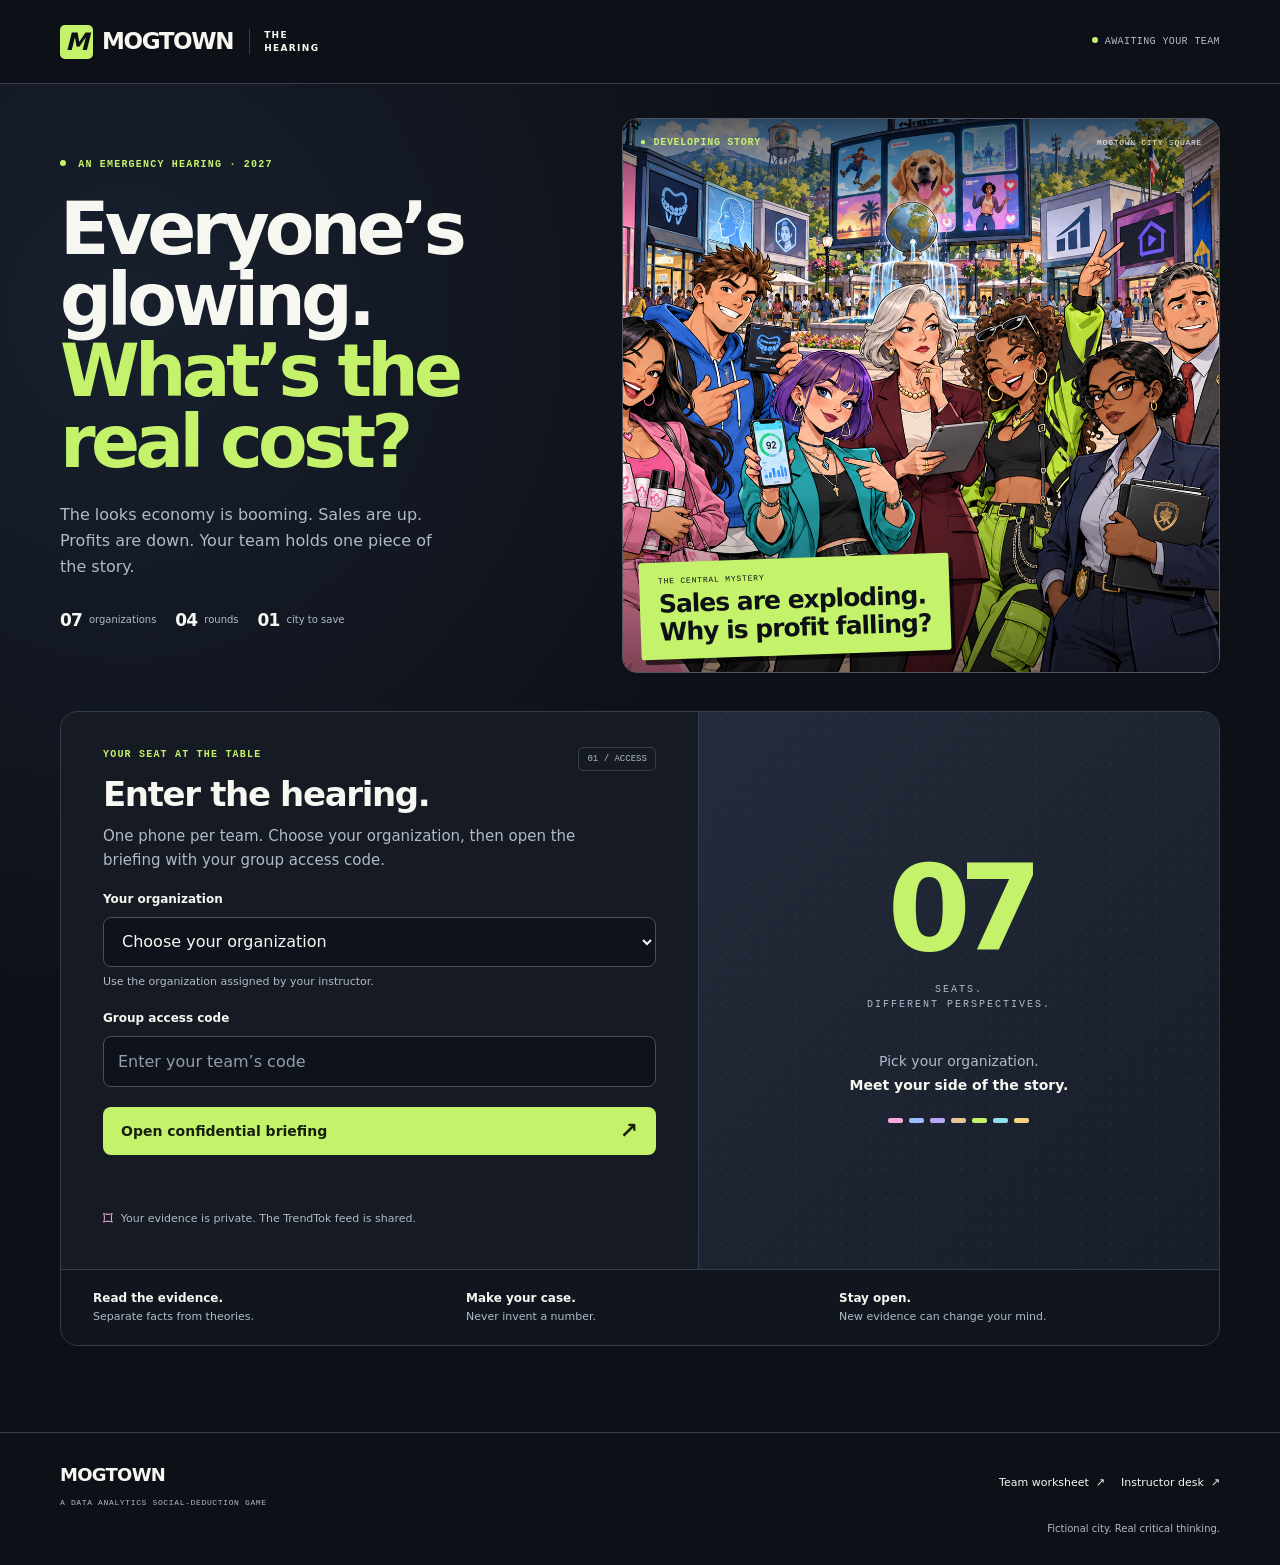
<file: index.html>
<!doctype html>
<html lang="en">
<head>
  <meta charset="utf-8">
  <meta name="viewport" content="width=device-width, initial-scale=1">
  <meta name="theme-color" content="#0d1017">
  <title>MogTown — The Emergency Hearing</title>
  <meta name="description" content="Seven organizations. Different evidence. One city-wide decision. A social-deduction data analytics classroom game.">
  <link rel="stylesheet" href="styles.css">
</head>
<body>
  <a class="skip-link" href="#main">Skip to the game</a>
  <header class="topbar">
    <a class="brand" href="./" aria-label="MogTown home"><span class="brand-mark" aria-hidden="true">M</span>MOGTOWN<span class="brand-sub">THE HEARING</span></a>
    <div class="session-tools"><span class="status-pill" id="sessionStatus">AWAITING YOUR TEAM</span><button class="text-button hidden" id="logoutBtn" type="button">Switch team</button></div>
  </header>
  <main class="shell" id="main">
    <section class="hero" id="hero" aria-labelledby="heroTitle">
      <div class="hero-copy">
        <p class="eyebrow"><span class="signal-dot" aria-hidden="true"></span> AN EMERGENCY HEARING · 2027</p>
        <h1 id="heroTitle">Everyone’s <br>glowing.<br><em>What’s the <br>real cost?</em></h1>
        <p class="lede">The looks economy is booming. Sales are up. Profits are down. Your team holds one piece of the story.</p>
        <div class="hero-meta"><span><b>07</b> organizations</span><span><b>04</b> rounds</span><span><b>01</b> city to save</span></div>
      </div>
      <div class="hero-art">
        <img src="assets/main.png" width="1448" height="1086" alt="The seven MogTown representatives gather in the town square beneath the TrendTok screen." fetchpriority="high">
        <div class="art-caption"><span class="live-dot">● DEVELOPING STORY</span><span>MOGTOWN CITY SQUARE</span></div>
        <div class="headline-sticker"><span>THE CENTRAL MYSTERY</span><strong>Sales are exploding.<br>Why is profit falling?</strong></div>
      </div>
    </section>
    <section class="panel access-panel" id="loginPanel" aria-labelledby="accessTitle">
      <div class="access-layout">
        <div class="access-main">
          <div class="panel-head"><div><p class="eyebrow">YOUR SEAT AT THE TABLE</p><h2 id="accessTitle">Enter the hearing.</h2></div><span class="file-marker" aria-hidden="true">01 / ACCESS</span></div>
          <p class="intro">One phone per team. Choose your organization, then open the briefing with your group access code.</p>
          <form id="loginForm" novalidate>
            <label for="roleSelect">Your organization</label>
            <select id="roleSelect" aria-describedby="roleHelp"><option value="">Loading organizations…</option></select>
            <p class="field-help" id="roleHelp">Use the organization assigned by your instructor.</p>
            <label for="roleCode">Group access code</label>
            <input id="roleCode" type="password" autocomplete="off" autocapitalize="none" spellcheck="false" placeholder="Enter your team’s code" aria-describedby="loginMessage">
            <button class="primary" id="loginBtn" type="submit">Open confidential briefing <span aria-hidden="true">↗</span></button>
            <p class="message" id="loginMessage" aria-live="polite" aria-atomic="true"></p>
          </form>
          <p class="access-note"><span aria-hidden="true">⌑</span> Your evidence is private. The TrendTok feed is shared.</p>
        </div>
        <div class="preview-stage">
          <div class="preview-placeholder"><div class="seat-number" aria-hidden="true">07<span>SEATS.<br>DIFFERENT PERSPECTIVES.</span></div><p>Pick your organization.<br><strong>Meet your side of the story.</strong></p><div class="preview-colors" aria-hidden="true"><i></i><i></i><i></i><i></i><i></i><i></i><i></i></div></div>
          <div id="rolePreview" class="role-preview hidden" aria-live="polite"><img id="rolePreviewImage" alt="" width="1122" height="1402"><div class="preview-caption"><p class="eyebrow">YOUR ORGANIZATION</p><h3 id="rolePreviewName"></h3><p id="rolePreviewDescription"></p></div></div>
        </div>
      </div>
      <div class="entry-rules"><span><b>Read the evidence.</b> Separate facts from theories.</span><span><b>Make your case.</b> Never invent a number.</span><span><b>Stay open.</b> New evidence can change your mind.</span></div>
    </section>
    <section id="game" class="hidden" aria-label="Your hearing workspace">
      <p id="sessionMessage" class="message" aria-live="polite" aria-atomic="true"></p>
      <section class="role-banner panel confidential" aria-labelledby="roleName">
        <div class="role-portrait"><img id="roleAvatar" alt="" width="1122" height="1402"><span>YOUR DELEGATION</span></div>
        <div class="role-copy"><p class="tag"><span aria-hidden="true">⌑</span> CONFIDENTIAL · YOUR ORGANIZATION ONLY</p><h2 id="roleName" tabindex="-1"></h2><p id="roleBrief"></p><div class="mission" id="roleMission"></div></div>
      </section>
      <section class="feed panel public" aria-labelledby="feedTitle">
        <div class="panel-head"><div><p class="tag">PUBLIC · EVERY TEAM SEES THIS</p><h2 class="feed-title" id="feedTitle"><span class="trend-icon" aria-hidden="true">↗</span>TrendTok <span>LIVE</span></h2></div><div class="feed-source"><span class="live-dot">● LIVE FEED</span><span>MOGTOWN / LOCAL</span></div></div>
        <div id="trendFeed"></div><p class="feed-footnote">Shared headlines. Different perspectives. Check the evidence behind the story.</p>
      </section>
      <div class="round-section-label"><p class="eyebrow">THE HEARING, ROUND BY ROUND</p><span>Unlocked by your instructor</span></div>
      <nav class="round-nav" aria-label="Hearing rounds">
        <button class="round-tab active" data-round="1" type="button" aria-current="step"><span class="round-number">01</span><span>DESCRIBE</span></button>
        <button class="round-tab locked" data-round="2" type="button" disabled><span class="round-number">02</span><span>DIAGNOSE</span><span class="lock-label">LOCKED</span></button>
        <button class="round-tab locked" data-round="3" type="button" disabled><span class="round-number">03</span><span>PREDICT</span><span class="lock-label">LOCKED</span></button>
        <button class="round-tab locked" data-round="4" type="button" disabled><span class="round-number">04</span><span>PRESCRIBE</span><span class="lock-label">LOCKED</span></button>
        <button class="round-tab locked reveal-tab" data-round="5" type="button" disabled><span class="round-number">★</span><span>REVEAL</span><span class="lock-label">LOCKED</span></button>
      </nav>
      <section id="roundContent" class="panel round-content" aria-label="Current round evidence and team tasks" tabindex="-1"></section>
      <section class="panel unlock-panel" id="unlockPanel" aria-labelledby="unlockTitle">
        <div><p class="eyebrow">INSTRUCTOR RELEASE</p><h2 id="unlockTitle">The story isn’t over.</h2><p id="unlockHint">Wait until your instructor releases the next code.</p></div>
        <form id="unlockForm" novalidate><label for="roundCode">Next round code</label><div class="unlock-row"><input id="roundCode" type="password" autocomplete="off" autocapitalize="none" spellcheck="false" placeholder="Enter the released code" aria-describedby="unlockHint unlockMessage"><button class="secondary" id="unlockBtn" type="submit">Unlock <span aria-hidden="true">→</span></button></div><p class="message" id="unlockMessage" aria-live="polite" aria-atomic="true"></p></form>
      </section>
    </section>
  </main>
  <footer><div class="footer-brand">MOGTOWN<span>A DATA ANALYTICS SOCIAL-DEDUCTION GAME</span></div><div class="footer-links"><a href="worksheet.html" target="_blank" rel="noopener">Team worksheet <span aria-hidden="true">↗</span></a><a href="instructor.html">Instructor desk <span aria-hidden="true">↗</span></a><span>Fictional city. Real critical thinking.</span></div></footer>
  <script src="app.js"></script>
</body>
</html>
</file>
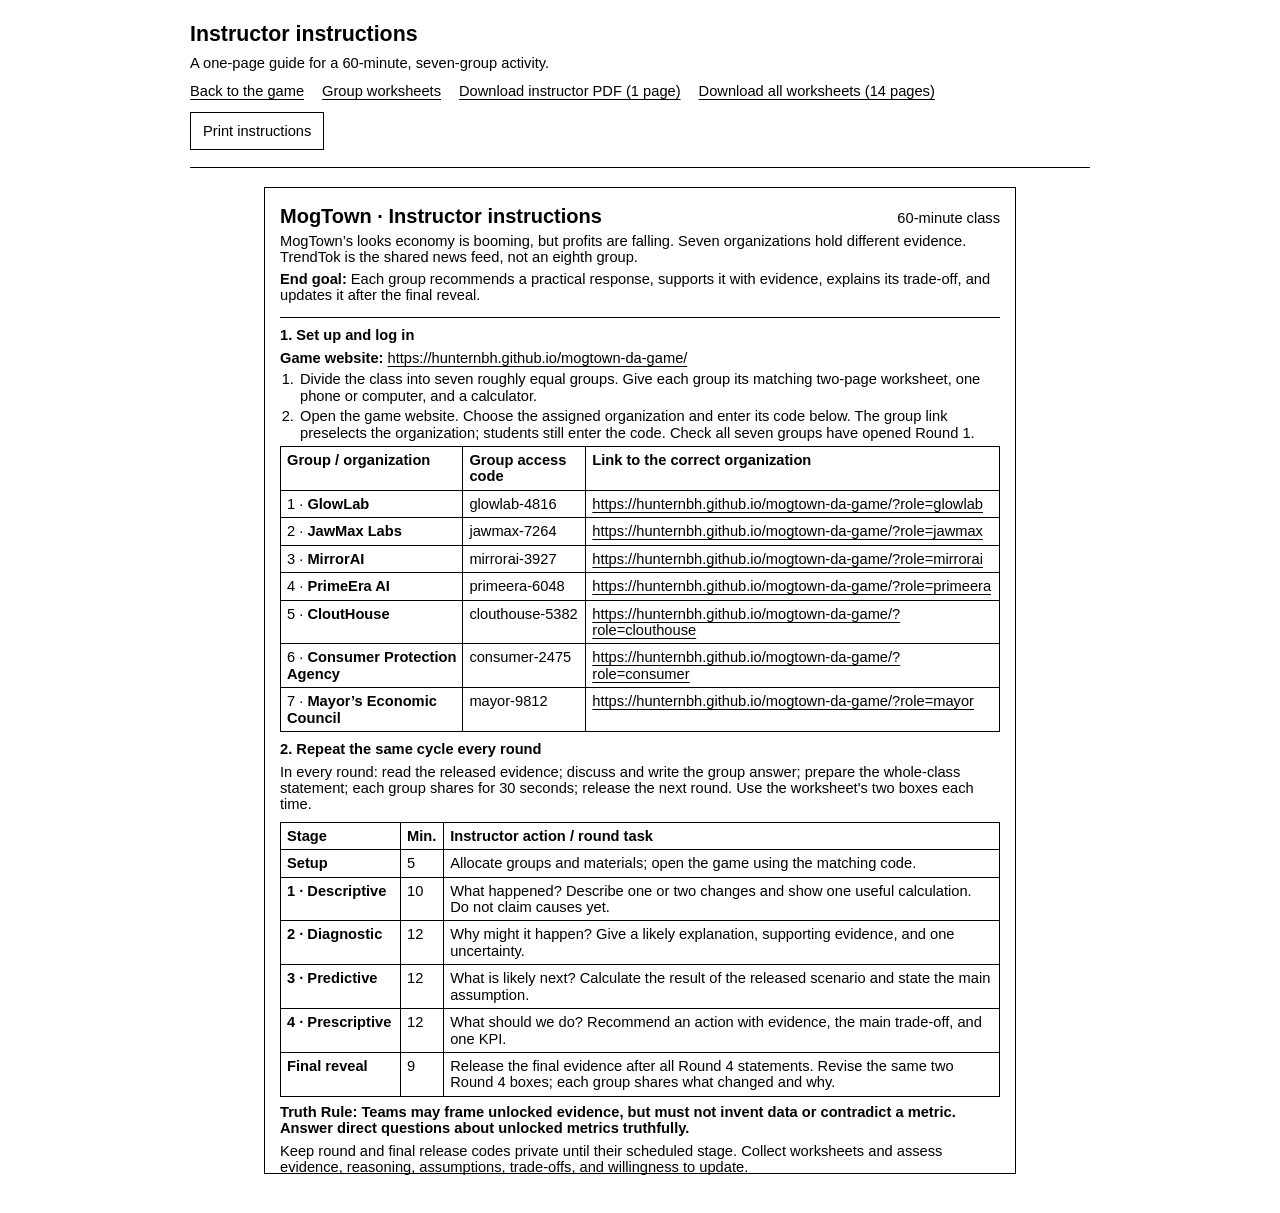
<file: instructor.html>
<!doctype html>
<html lang="en">
<head><meta charset="utf-8"><meta name="viewport" content="width=device-width, initial-scale=1"><meta name="color-scheme" content="light"><title>MogTown · Instructor instructions</title><link rel="stylesheet" href="instructor.css"><script src="instructor.js" defer></script></head>
<body>
  <nav class="toolbar" aria-label="Instructor resources"><h1>Instructor instructions</h1><p>A one-page guide for a 60-minute, seven-group activity.</p><div class="toolbar-links"><a href="index.html">Back to the game</a><a href="worksheet.html">Group worksheets</a><a href="print/mogtown-instructor-guide.pdf" download>Download instructor PDF (1 page)</a><a href="print/mogtown-seven-group-worksheets.pdf" download>Download all worksheets (14 pages)</a></div><div class="toolbar-actions"><button id="printInstructor" type="button">Print instructions</button></div></nav>
  <main class="print-document"><article class="print-page instructor-page" aria-labelledby="guideTitle">
    <header class="page-header"><div class="page-heading-row"><h1 id="guideTitle">MogTown · Instructor instructions</h1><span class="page-count">60-minute class</span></div><p>MogTown’s looks economy is booming, but profits are falling. Seven organizations hold different evidence. TrendTok is the shared news feed, not an eighth group.</p><p><strong>End goal:</strong> Each group recommends a practical response, supports it with evidence, explains its trade-off, and updates it after the final reveal.</p></header>
    <section><h2>1. Set up and log in</h2><p class="website"><strong>Game website:</strong> <a href="https://hunternbh.github.io/mogtown-da-game/">https://hunternbh.github.io/mogtown-da-game/</a></p><ol><li>Divide the class into seven roughly equal groups. Give each group its matching two-page worksheet, one phone or computer, and a calculator.</li>
<li>Open the game website. Choose the assigned organization and enter its code below. The group link preselects the organization; students still enter the code. Check all seven groups have opened Round 1.</li></ol><table class="group-list"><thead><tr><th scope="col">Group / organization</th><th scope="col">Group access code</th><th scope="col">Link to the correct organization</th></tr></thead><tbody><tr><td>1 · <strong>GlowLab</strong></td><td>glowlab-4816</td><td><a href="https://hunternbh.github.io/mogtown-da-game/?role=glowlab">https://hunternbh.github.io/mogtown-da-game/?role=glowlab</a></td></tr>
<tr><td>2 · <strong>JawMax Labs</strong></td><td>jawmax-7264</td><td><a href="https://hunternbh.github.io/mogtown-da-game/?role=jawmax">https://hunternbh.github.io/mogtown-da-game/?role=jawmax</a></td></tr>
<tr><td>3 · <strong>MirrorAI</strong></td><td>mirrorai-3927</td><td><a href="https://hunternbh.github.io/mogtown-da-game/?role=mirrorai">https://hunternbh.github.io/mogtown-da-game/?role=mirrorai</a></td></tr>
<tr><td>4 · <strong>PrimeEra AI</strong></td><td>primeera-6048</td><td><a href="https://hunternbh.github.io/mogtown-da-game/?role=primeera">https://hunternbh.github.io/mogtown-da-game/?role=primeera</a></td></tr>
<tr><td>5 · <strong>CloutHouse</strong></td><td>clouthouse-5382</td><td><a href="https://hunternbh.github.io/mogtown-da-game/?role=clouthouse">https://hunternbh.github.io/mogtown-da-game/?role=clouthouse</a></td></tr>
<tr><td>6 · <strong>Consumer Protection Agency</strong></td><td>consumer-2475</td><td><a href="https://hunternbh.github.io/mogtown-da-game/?role=consumer">https://hunternbh.github.io/mogtown-da-game/?role=consumer</a></td></tr>
<tr><td>7 · <strong>Mayor’s Economic Council</strong></td><td>mayor-9812</td><td><a href="https://hunternbh.github.io/mogtown-da-game/?role=mayor">https://hunternbh.github.io/mogtown-da-game/?role=mayor</a></td></tr></tbody></table></section>
    <section><h2>2. Repeat the same cycle every round</h2><p class="routine">In every round: read the released evidence; discuss and write the group answer; prepare the whole-class statement; each group shares for 30 seconds; release the next round. Use the worksheet&#39;s two boxes each time.</p><table class="schedule"><thead><tr><th scope="col">Stage</th><th scope="col">Min.</th><th scope="col">Instructor action / round task</th></tr></thead><tbody><tr><td>Setup</td><td>5</td><td>Allocate groups and materials; open the game using the matching code.</td></tr>
<tr><td>1 &#183; Descriptive</td><td>10</td><td>What happened? Describe one or two changes and show one useful calculation. Do not claim causes yet.</td></tr>
<tr><td>2 &#183; Diagnostic</td><td>12</td><td>Why might it happen? Give a likely explanation, supporting evidence, and one uncertainty.</td></tr>
<tr><td>3 &#183; Predictive</td><td>12</td><td>What is likely next? Calculate the result of the released scenario and state the main assumption.</td></tr>
<tr><td>4 &#183; Prescriptive</td><td>12</td><td>What should we do? Recommend an action with evidence, the main trade-off, and one KPI.</td></tr>
<tr><td>Final reveal</td><td>9</td><td>Release the final evidence after all Round 4 statements. Revise the same two Round 4 boxes; each group shares what changed and why.</td></tr></tbody></table></section>
    <p class="truth-rule"><strong>Truth Rule: Teams may frame unlocked evidence, but must not invent data or contradict a metric. Answer direct questions about unlocked metrics truthfully.</strong></p><p class="closing">Keep round and final release codes private until their scheduled stage. Collect worksheets and assess evidence, reasoning, assumptions, trade-offs, and willingness to update.</p>
  </article></main>
</body>
</html>
</file>
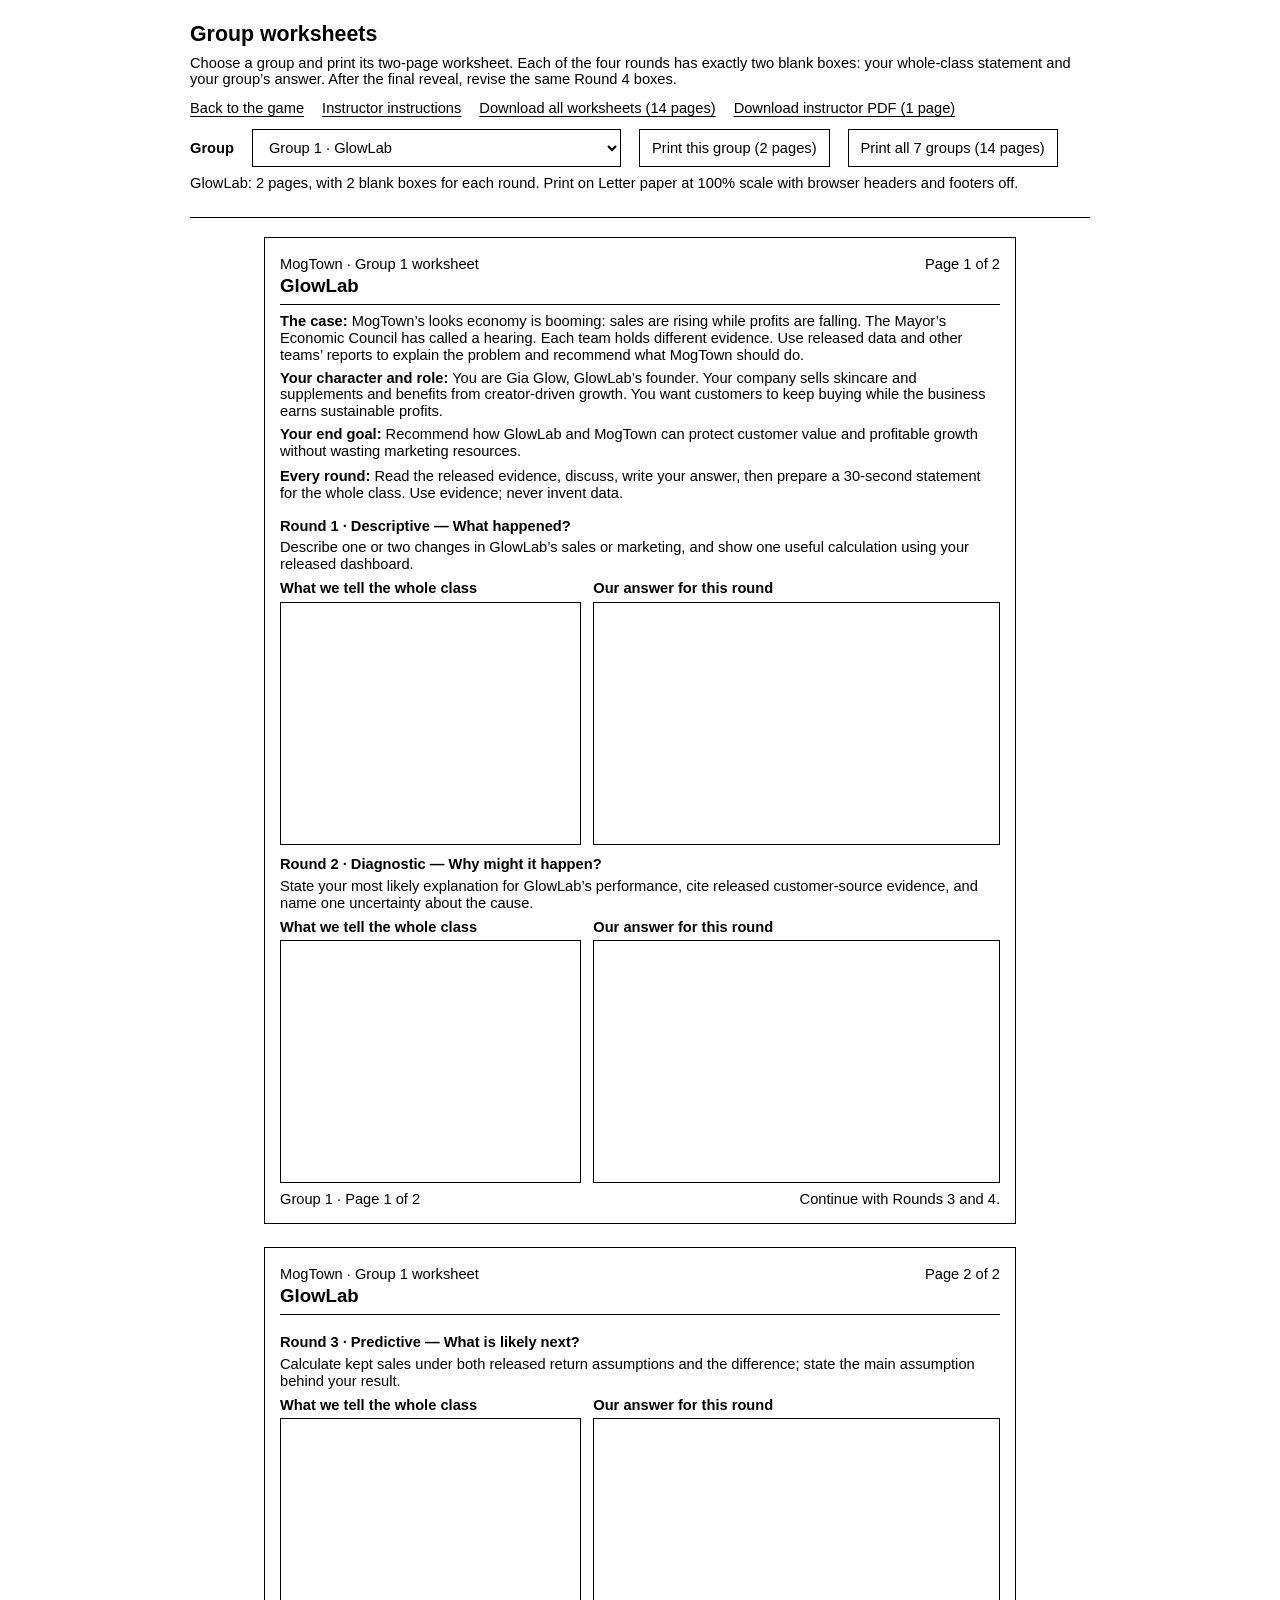
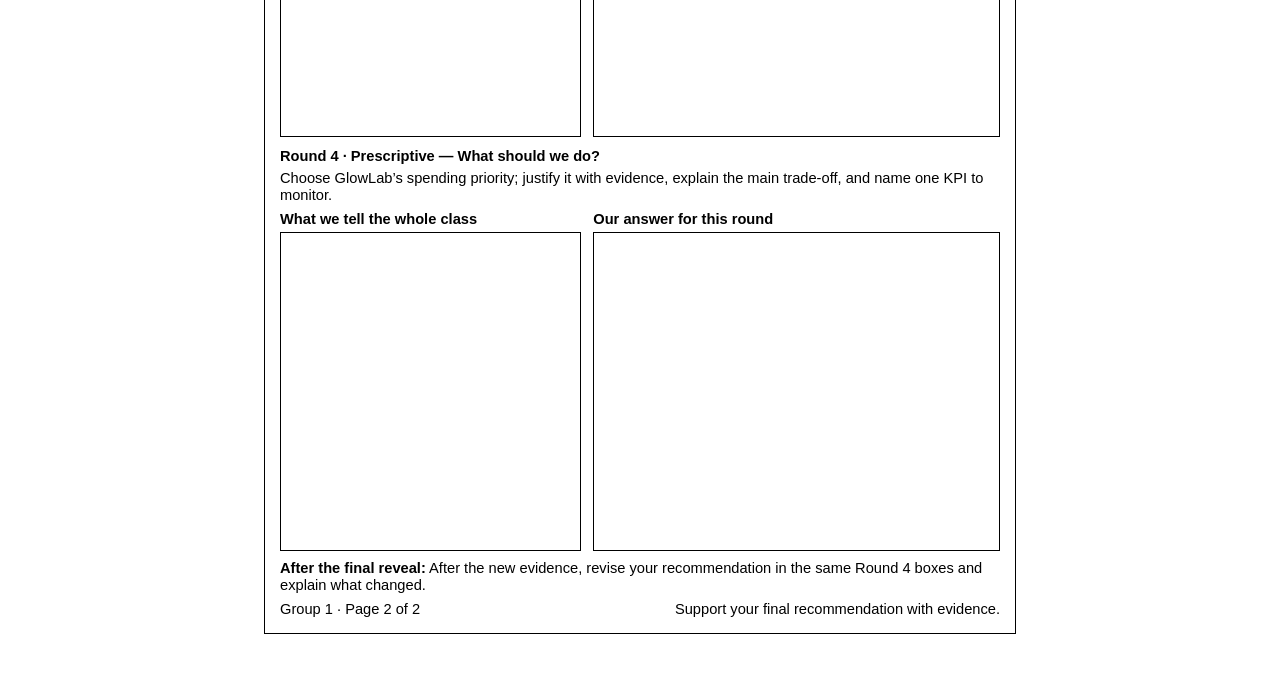
<file: worksheet.html>
<!doctype html>
<html lang="en">
<head><meta charset="utf-8"><meta name="viewport" content="width=device-width, initial-scale=1"><meta name="color-scheme" content="light"><title>MogTown · Group worksheets</title><link rel="stylesheet" href="print.css"><script src="worksheet.js" defer></script></head>
<body>
  <nav class="toolbar" aria-label="Worksheet controls">
    <h1>Group worksheets</h1>
    <p>Choose a group and print its two-page worksheet. Each of the four rounds has exactly two blank boxes: your whole-class statement and your group’s answer. After the final reveal, revise the same Round 4 boxes.</p>
    <div class="toolbar-links"><a href="index.html">Back to the game</a><a href="instructor.html">Instructor instructions</a><a href="print/mogtown-seven-group-worksheets.pdf" download>Download all worksheets (14 pages)</a><a href="print/mogtown-instructor-guide.pdf" download>Download instructor PDF (1 page)</a></div>
    <div class="toolbar-actions"><label for="worksheetRole">Group</label><select id="worksheetRole" aria-controls="worksheets" disabled><option>Loading groups…</option></select><button id="printSelected" type="button" disabled>Print this group (2 pages)</button><button id="printAll" type="button" disabled>Print all 7 groups (14 pages)</button></div>
    <p id="worksheetStatus" class="status" role="status" aria-live="polite">Loading worksheets…</p>
  </nav>
  <main id="worksheets" class="print-document" aria-label="Printable group worksheets"></main>
  <noscript><p>Enable JavaScript to choose a group, or use the PDF download above.</p></noscript>
</body>
</html>
</file>
<file: styles.css>
:root { --bg:#0d1017;--panel:#151a23;--panel2:#1c222c;--text:#f7f7f1;--muted:#b0bac8;--line:#343d4b;--hot:#f8a9dc;--cyan:#93deec;--lime:#c4f36b;--gold:#f6d37e;--danger:#ffadb3;--role-accent:var(--hot);--radius:18px; }
* { box-sizing:border-box; }
.response-grid { display:grid;grid-template-columns:repeat(2,minmax(0,1fr));gap:12px; }.response-card h4 { margin:0 0 8px;font-size:16px; }.response-card p { margin:0; }.group-question { font-size:17px;font-weight:650; }@media(max-width:620px) { .response-grid { grid-template-columns:1fr; } }
.hero-copy { min-width:0; }
html { color-scheme:dark;scroll-behavior:smooth;scroll-padding-top:100px; }
body { margin:0;min-height:100vh;font-family:ui-sans-serif,system-ui,-apple-system,BlinkMacSystemFont,"Segoe UI",sans-serif;background:radial-gradient(ellipse at 10% 20%,#18202e 0,transparent 40%),var(--bg);color:var(--text);font-size:15px;line-height:1.6; }
body[data-role="glowlab"] { --role-accent:#f8a9dc; }body[data-role="jawmax"] { --role-accent:#9bbdff; }body[data-role="mirror-ai"],body[data-role="mirrorai"] { --role-accent:#b9a5fa; }body[data-role="primeera-ai"],body[data-role="primeera"] { --role-accent:#e9c394; }body[data-role="clouthouse"] { --role-accent:#c4f36b; }body[data-role="consumer-protection"],body[data-role="consumer"] { --role-accent:#93deec; }body[data-role="mayor"] { --role-accent:#f6d37e; }
a { color:inherit;text-underline-offset:4px; }button,input,select { font:inherit; }button,a,input,select { -webkit-tap-highlight-color:transparent; }button { cursor:pointer; }button:disabled { cursor:not-allowed; }:focus-visible { outline:3px solid var(--lime);outline-offset:4px; }::selection { background:var(--lime);color:var(--bg); }.hidden { display:none!important; }
.skip-link { position:fixed;top:-100px;left:14px;padding:10px 18px;background:var(--lime);color:var(--bg);z-index:100; }.skip-link:focus { top:12px; }
.topbar { min-height:84px;display:flex;justify-content:space-between;align-items:center;gap:16px;padding:15px max(20px,calc((100vw - 1160px)/2));border-bottom:1px solid var(--line);background:rgba(13,16,23,.96); }
.brand { display:flex;align-items:center;gap:9px;text-decoration:none;font-weight:900;letter-spacing:-.06em;font-size:23px;line-height:1;white-space:nowrap; }.brand-mark { display:grid;place-items:center;width:33px;height:34px;color:var(--bg);background:var(--lime);font-size:24px;font-style:italic;border-radius:5px; }.brand-sub { font-size:9px;font-weight:700;letter-spacing:.15em;line-height:1.35;max-width:72px;white-space:normal;padding-left:14px;margin-left:7px;border-left:1px solid var(--line); }
.session-tools { display:flex;align-items:center;gap:14px; }.status-pill { font-family:ui-monospace,SFMono-Regular,Consolas,monospace;font-size:10px;letter-spacing:.04em;color:var(--muted);text-align:right; }.status-pill::before { content:'';display:inline-block;width:6px;height:6px;border-radius:50%;background:var(--lime);margin:0 7px 1px 0; }.text-button { padding:9px 12px;min-height:44px;color:var(--text);border:1px solid var(--line);background:var(--panel);border-radius:7px;font-size:12px;font-weight:700;white-space:nowrap; }.text-button:hover { border-color:var(--muted); }
.shell { width:min(1160px,calc(100% - 40px));margin:0 auto;padding:30px 0 66px; }.hero { display:grid;grid-template-columns:1fr 1.15fr;gap:42px;align-items:center;margin:4px 0 38px; }.hero-copy { padding:20px 0; }.eyebrow,.tag { font-family:ui-monospace,SFMono-Regular,Consolas,monospace;font-size:10px;font-weight:700;letter-spacing:.12em;line-height:1.5;color:var(--lime);margin:0 0 12px; }.signal-dot { display:inline-block;height:6px;width:6px;border-radius:50%;background:var(--lime);margin:0 5px 1px 0; }
.hero h1 { font-size:clamp(48px,5.65vw,76px);line-height:.98;letter-spacing:-.065em;font-weight:900;margin:22px 0 24px; }.hero h1 em { color:var(--lime);font-style:normal; }.lede { max-width:375px;font-size:16px;color:var(--muted);line-height:1.65;margin:0 0 26px; }.hero-meta { display:flex;gap:19px;color:var(--muted);font-size:10px; }.hero-meta span { display:flex;align-items:center;gap:7px; }.hero-meta b { font-size:17px;letter-spacing:-.05em;color:var(--text); }
.hero-art { position:relative;height:555px;min-width:0;border-radius:15px;overflow:hidden;background:var(--panel);border:1px solid #505667; }.hero-art::after { content:'';position:absolute;inset:0;background:linear-gradient(180deg,rgba(0,0,0,.62),transparent 20%,transparent 65%,rgba(0,0,0,.5));pointer-events:none; }.hero-art>img { display:block;width:100%;height:100%;object-fit:cover;object-position:50% 50%; }.art-caption { position:absolute;inset:18px 17px auto;display:flex;justify-content:space-between;gap:10px;align-items:center;z-index:1;font:8px ui-monospace,monospace;letter-spacing:.09em; }.live-dot { color:var(--lime);font-size:10px;font-weight:800;white-space:nowrap; }.headline-sticker { position:absolute;left:17px;bottom:17px;max-width:calc(100% - 34px);z-index:1;background:var(--lime);color:var(--bg);padding:14px 19px;border-radius:3px;transform:rotate(-2deg);box-shadow:4px 5px 0 rgba(0,0,0,.65); }.headline-sticker>span { display:block;font:8px ui-monospace,monospace;letter-spacing:.1em;margin-bottom:5px; }.headline-sticker strong { font-size:clamp(18px,2.1vw,25px);line-height:1.1;letter-spacing:-.04em;display:block; }
.panel { background:var(--panel);border:1px solid var(--line);border-radius:var(--radius);padding:28px;margin:20px 0;min-width:0; }.panel h2 { margin:0 0 9px;line-height:1.2;letter-spacing:-.04em;font-size:28px; }.panel h3 { letter-spacing:-.02em; }.panel-head { display:flex;justify-content:space-between;align-items:flex-start;gap:16px; }.intro { color:var(--muted);margin:0 0 18px;max-width:490px; }.file-marker { border:1px solid var(--line);border-radius:5px;padding:6px 8px;color:var(--muted);font:9px ui-monospace,monospace;white-space:nowrap; }
.access-panel { padding:0;overflow:hidden; }.access-layout { display:grid;grid-template-columns:1.1fr .9fr; }.access-main { padding:32px; }.access-main h2 { font-size:34px; }
label { display:block;color:var(--text);font-size:12px;font-weight:700;margin:18px 0 8px; }input,select { width:100%;min-width:0;min-height:50px;color:var(--text);background:#0e121a;border:1px solid #465060;border-radius:8px;padding:12px 14px;font-size:16px; }input::placeholder { color:#929eaf; }input:focus,select:focus { border-color:var(--lime); }.field-help { font-size:11px;color:var(--muted);margin:6px 0 0; }
button { border:0;min-height:48px;border-radius:8px;padding:12px 18px;font-weight:750;transition:background .15s,border-color .15s; }.primary { display:flex;align-items:center;justify-content:space-between;gap:12px;width:100%;margin-top:20px;background:var(--lime);color:#17200d;text-align:left;font-size:14px; }.primary>span { font-size:22px;line-height:1; }.primary:hover { background:#d2ff82; }.primary:disabled,.secondary:disabled { background:#728955;color:#101709; }.secondary { background:var(--lime);color:#17200d;white-space:nowrap; }.secondary:hover { background:#d2ff82; }.message { color:var(--muted);font-size:12px;line-height:1.5;min-height:18px;margin:10px 0 0;overflow-wrap:anywhere; }.message.error { color:var(--danger); }.message.ok { color:var(--lime); }#sessionMessage:empty { display:none; }.access-note { display:flex;align-items:center;gap:8px;font-size:11px;color:var(--muted);margin:20px 0 0; }.access-note span { font-size:19px;color:var(--hot); }
.preview-stage { background:linear-gradient(135deg,#242b3a,#171d29);padding:24px;border-left:1px solid var(--line);display:grid;place-items:center;position:relative; }.preview-stage::before { content:'';position:absolute;inset:0;background-image:radial-gradient(#515c70 1px,transparent 1px);background-size:15px 15px;opacity:.22;pointer-events:none; }.preview-placeholder { position:relative;text-align:center;padding:25px 0; }.seat-number { color:var(--lime);font-size:120px;font-weight:900;line-height:.85;letter-spacing:-.1em; }.seat-number span { display:block;color:var(--muted);font:10px/1.5 ui-monospace,monospace;letter-spacing:.2em;margin-top:22px; }.preview-placeholder p { color:var(--muted);margin:38px 0 20px;font-size:14px;line-height:1.7; }.preview-placeholder strong { color:var(--text);font-weight:600; }.preview-colors { display:flex;justify-content:center;gap:6px; }.preview-colors i { width:15px;height:5px;border-radius:2px;background:var(--hot); }.preview-colors i:nth-child(2) { background:#9bbdff; }.preview-colors i:nth-child(3) { background:#b9a5fa; }.preview-colors i:nth-child(4) { background:#e9c394; }.preview-colors i:nth-child(5) { background:var(--lime); }.preview-colors i:nth-child(6) { background:var(--cyan); }.preview-colors i:nth-child(7) { background:var(--gold); }.preview-stage:has(.role-preview:not(.hidden)) .preview-placeholder { display:none; }
.role-preview { width:min(100%,288px);position:relative;background:#0e121a;border:1px solid #5d6879;border-radius:10px;overflow:hidden;box-shadow:0 12px 32px #080b1459;transform:rotate(1deg); }.role-preview>img { display:block;width:100%;height:auto;max-height:345px;object-fit:contain;background:#131824; }.preview-caption { padding:15px 17px; }.preview-caption .eyebrow { color:var(--role-accent);font-size:8px;margin-bottom:5px; }.preview-caption h3 { margin:0;font-size:19px;line-height:1.2; }.preview-caption>p:last-child { color:var(--muted);margin:7px 0 0;font-size:11px;line-height:1.5; }
.entry-rules { display:grid;grid-template-columns:repeat(3,1fr);border-top:1px solid var(--line);background:#11161e;padding:19px 32px;gap:25px; }.entry-rules span { font-size:11px;color:var(--muted); }.entry-rules b { display:block;color:var(--text);font-size:12px; }
.in-session .hero,.in-session #loginPanel { display:none; }.in-session .topbar { position:sticky;top:0;z-index:10;backdrop-filter:blur(16px); }.in-session .shell { width:min(1040px,calc(100% - 40px));padding-top:12px; }
.role-banner { display:grid;grid-template-columns:170px minmax(0,1fr);padding:0;overflow:hidden;border-color:#765672; }.role-portrait { position:relative;background:#111722;overflow:hidden; }.role-portrait img { display:block;width:100%;height:100%;object-fit:cover;object-position:24% 16%;min-height:240px; }.role-portrait span { position:absolute;bottom:0;left:0;right:0;padding:12px 8px;text-align:center;font:8px ui-monospace,monospace;letter-spacing:.14em;background:#0d1017e8;color:var(--role-accent); }.role-copy { padding:28px;min-width:0; }.role-copy h2 { font-size:32px; }.role-copy>p:not(.tag) { color:#d0d7e0;margin:13px 0; }.confidential .tag { color:var(--role-accent);font-size:9px; }.mission { background:#10151e;border-left:3px solid var(--role-accent);padding:14px 17px;margin-top:19px;font-size:14px; }.mission strong { color:var(--role-accent); }
.public { border-color:#405a64; }.public .tag { color:var(--cyan); }.feed-title { display:flex;align-items:center;gap:7px;font-weight:900; }.feed-title>span:last-child { font:10px ui-monospace,monospace;letter-spacing:.08em;background:var(--cyan);color:#10171d;padding:4px 6px;border-radius:3px;margin-left:5px; }.trend-icon { color:var(--cyan);font-size:40px;line-height:.9; }.feed-source { display:flex;flex-direction:column;gap:6px;align-items:flex-end;font:8px ui-monospace,monospace;color:var(--muted);letter-spacing:.05em;padding-top:5px; }#trendFeed { margin-top:20px; }.feed-card { border-top:1px solid var(--line);padding:19px 0 17px 28px;position:relative; }.feed-card::before { content:'↗';color:var(--cyan);position:absolute;left:0;top:19px;font-size:18px;font-weight:800; }.feed-card strong { display:block;font-size:17px;line-height:1.3;letter-spacing:-.02em;margin-bottom:6px; }.feed-card p { margin:0;color:var(--muted);font-size:14px; }.feed-card .feed-meta { font:8px/1.5 ui-monospace,monospace;letter-spacing:.06em;color:var(--cyan);margin-bottom:7px; }
.metric-grid { display:grid;grid-template-columns:repeat(4,minmax(0,1fr));gap:9px;margin-top:16px; }.metric { background:#0e141d;border:1px solid #354350;border-radius:8px;padding:14px 12px;min-width:0; }.metric .k { color:var(--muted);font:9px/1.4 ui-monospace,monospace;text-transform:uppercase;letter-spacing:.05em; }.metric .v { font-size:clamp(16px,2.1vw,22px);font-weight:800;letter-spacing:-.045em;line-height:1.3;margin-top:9px;overflow-wrap:anywhere; }.metric-caption,.feed-footnote { color:var(--muted);font-size:10px;margin:18px 0 0; }
.round-section-label { display:flex;justify-content:space-between;gap:15px;align-items:center;margin-top:35px; }.round-section-label .eyebrow { margin:0;color:var(--muted); }.round-section-label>span { color:var(--muted);font-size:10px; }.round-nav { display:grid;grid-template-columns:repeat(5,minmax(0,1fr));gap:8px;margin:12px 0 20px; }.round-tab { position:relative;display:flex;flex-direction:column;align-items:flex-start;gap:7px;background:var(--panel);color:var(--muted);border:1px solid var(--line);padding:13px 14px;min-height:99px;text-align:left;border-radius:9px; }.round-tab>span { font-size:9px;letter-spacing:.06em;line-height:1.2; }.round-tab .round-number { font-size:22px;font-weight:800;line-height:1;letter-spacing:-.04em; }.round-tab.active { background:var(--lime);border-color:var(--lime);color:#17200d; }.round-tab:not(.locked):not(.active):hover { border-color:var(--lime); }.round-tab.locked { background:#11161e;color:#94a0b0;border-style:dashed; }.round-tab .lock-label { font:7px ui-monospace,monospace;letter-spacing:.07em; }.round-tab:not(.locked) .lock-label { display:none; }
.round-content { border-top:3px solid var(--lime); }.round-title { display:flex;align-items:center;gap:15px;margin-bottom:22px; }.round-title .eyebrow { margin:0 0 4px; }.round-title h2 { margin:0;font-size:30px; }.round-badge { flex:0 0 48px;height:48px;display:grid;place-items:center;border:1px solid #647c44;background:#293420;color:var(--lime);font-size:24px;font-weight:800;border-radius:9px; }.round-content>p,.round-subtitle { color:#d0d7e0; }.round-content h3 { margin:28px 0 12px;font-size:20px; }
.callout { background:#10161f;border:1px solid #3e4a5a;border-radius:9px;padding:18px;margin:18px 0;line-height:1.65;overflow-wrap:anywhere; }.callout strong { color:var(--gold); }.callout.confidential-callout { border-left:3px solid var(--role-accent); }.callout h3:first-child { margin-top:0; }.callout p:last-child { margin-bottom:0; }.truth-rule { background:#212a1b;border:1px solid #596d3b; }.truth-rule strong { color:var(--lime); }.team-task { margin-top:27px;padding-top:1px;border-top:1px solid var(--line); }.scenario { border-left:3px solid var(--gold); }.task-list { margin:12px 0 0;padding-left:27px; }.task-list li { padding:7px 0 7px 7px; }.task-list li::marker { color:var(--lime);font-weight:800; }
.table-scroll { max-width:100%;overflow-x:auto;margin-top:16px;border:1px solid var(--line);border-radius:7px; }.data-table { width:100%;border-collapse:collapse;margin-top:15px;font-size:13px;line-height:1.5;table-layout:fixed; }.table-scroll .data-table { margin-top:0; }.data-table caption { text-align:left;padding:11px 10px;color:var(--muted);font-size:11px;background:#151e28; }.data-table th,.data-table td { border-bottom:1px solid #343e4c;text-align:left;padding:12px 10px;vertical-align:top;overflow-wrap:anywhere; }.data-table th { color:var(--cyan);font-size:10px;font-weight:700;text-transform:uppercase;letter-spacing:.025em;background:#1a2430; }.data-table tbody tr:nth-child(even) { background:#ffffff03; }.data-table tr:last-child td { border-bottom:0; }
.unlock-panel { display:grid;grid-template-columns:1fr 1fr;align-items:start;gap:28px;background:#19211a;border-color:#44583b;padding:26px 28px; }.unlock-panel h2 { font-size:24px; }.unlock-panel .eyebrow { margin-bottom:8px; }#unlockHint { font-size:12px;color:var(--muted);margin-bottom:0; }.unlock-panel label { margin-top:0; }.unlock-row { display:flex;gap:8px; }.unlock-row input { flex:1;width:0; }.unlock-row button { padding-inline:16px; }
footer { border-top:1px solid var(--line);display:flex;justify-content:space-between;gap:30px;padding:28px max(20px,calc((100vw - 1160px)/2));font-size:11px;color:var(--muted); }.footer-brand { font-size:18px;font-weight:900;letter-spacing:-.04em;color:var(--text); }.footer-brand span { display:block;font:8px/1.5 ui-monospace,monospace;letter-spacing:.08em;margin-top:8px;color:var(--muted); }.footer-links { display:flex;justify-content:flex-end;gap:16px;flex-wrap:wrap;align-items:center; }.footer-links a { color:var(--text);text-decoration:none;min-height:44px;display:inline-flex;align-items:center;gap:7px; }.footer-links a:hover { color:var(--lime); }.footer-links>span { flex-basis:100%;text-align:right;font-size:10px; }
@media(min-width:1050px) { .access-main { padding:35px 42px; } }
@media(max-width:900px) {
 .hero { gap:26px;grid-template-columns:1fr 1fr; }.hero-art { height:470px; }.hero-meta { gap:12px; }.hero-meta span { display:block; }.hero-meta b { display:block; }.brand-sub { display:none; }.access-main { padding:25px; }.file-marker { display:none; }.preview-stage { padding:18px; }.role-copy { padding:24px; }.metric-grid { grid-template-columns:repeat(2,minmax(0,1fr)); }.entry-rules { padding:19px 25px;gap:18px; }.unlock-panel { gap:20px; }.unlock-row { flex-wrap:wrap; }.unlock-row input { width:100%;flex-basis:100%; }.unlock-row button { width:100%; }
}
@media(max-width:620px) {
 body { font-size:14px; }.shell,.in-session .shell { width:calc(100% - 32px); }.shell { padding-top:21px;padding-bottom:38px; }.topbar { min-height:70px;padding:13px 16px;gap:10px; }.brand { font-size:20px;gap:7px; }.brand-mark { width:28px;height:29px;font-size:21px; }.status-pill { font-size:8px;max-width:128px; }.session-tools { gap:8px; }.in-session .status-pill { display:none; }.text-button { font-size:11px;padding:8px 11px; }
 .hero { grid-template-columns:1fr;gap:15px;margin-bottom:26px; }.hero-copy { padding:4px 0 0; }.hero h1 { font-size:clamp(46px,12vw,72px);margin:16px 0 18px; }.hero h1 br:nth-of-type(1),.hero h1 em br { display:none; }.hero h1 em { display:inline; }.hero .eyebrow { font-size:8px;letter-spacing:.12em; }.lede { max-width:none;font-size:14px;margin-bottom:17px; }.hero-meta { gap:20px; }.hero-meta span { display:flex;font-size:9px; }.hero-meta b { font-size:16px; }.hero-art { height:auto;aspect-ratio:1.2;border-radius:11px; }.hero-art>img { position:absolute;inset:0; }.art-caption { inset:14px 12px auto;font-size:6px; }.art-caption .live-dot { font-size:8px; }.headline-sticker { left:12px;bottom:13px;padding:11px 14px; }.headline-sticker strong { font-size:20px; }.headline-sticker>span { font-size:7px; }
 .panel { padding:20px;border-radius:12px;margin:16px 0; }.panel h2 { font-size:25px; }.panel-head { gap:9px; }.eyebrow,.tag { font-size:9px; }.access-panel { padding:0; }.access-layout { grid-template-columns:1fr; }.access-main { padding:24px 20px 20px; }.access-main h2 { font-size:30px; }.intro { font-size:13px; }.access-note { margin-top:14px; }.primary { font-size:13px; }.preview-stage { border-left:none;border-top:1px solid var(--line);padding:18px; }.preview-placeholder { padding:2px 0;display:flex;align-items:center;text-align:left;gap:22px; }.seat-number { font-size:55px; }.seat-number span { display:none; }.preview-placeholder p { margin:0;font-size:11px; }.preview-colors { display:none; }.role-preview { width:100%;display:grid;grid-template-columns:minmax(0,125px) 1fr;transform:none;align-items:center;border-radius:8px; }.role-preview>img { height:auto;max-height:170px;object-fit:cover; }.preview-caption { padding:14px; }.preview-caption h3 { font-size:17px; }.preview-caption>p:last-child { font-size:10px; }.entry-rules { grid-template-columns:1fr;gap:10px;padding:18px 20px; }.entry-rules span { font-size:10px; }.entry-rules b { display:inline;font-size:11px;margin-right:4px; }
 .role-banner { padding:0;grid-template-columns:1fr; }.role-portrait { height:125px; }.role-portrait img { min-height:0;object-position:50% 24%;filter:brightness(.88); }.role-portrait span { width:fit-content;top:12px;right:12px;bottom:auto;left:auto;border-radius:4px;padding:7px; }.role-copy { padding:20px; }.role-copy h2 { font-size:27px; }.confidential .tag { font-size:8px;letter-spacing:.06em; }.role-copy>p:not(.tag) { font-size:13px; }.mission { font-size:13px;padding:12px 14px; }
 .feed-title { gap:4px; }.feed-title>span:last-child { font-size:8px;margin-left:4px; }.trend-icon { font-size:31px; }.feed-source>span:last-child { display:none; }.feed-source .live-dot { font-size:8px; }.public .tag { font-size:8px;letter-spacing:.03em; }.feed-card { padding:16px 0 15px 23px; }.feed-card::before { top:15px; }.feed-card strong { font-size:15px; }.feed-card p { font-size:12px; }.metric-grid { gap:7px; }.metric { padding:12px 9px; }.metric .k { font-size:8px; }.metric .v { font-size:19px; }.feed-footnote { font-size:9px; }
 .round-section-label { margin-top:29px; }.round-section-label .eyebrow { font-size:8px;letter-spacing:.03em; }.round-section-label>span { display:none; }.round-nav { gap:5px;margin-top:10px; }.round-tab { padding:10px 5px;align-items:center;min-height:87px;gap:8px;border-radius:6px; }.round-tab>span { font-size:7px;letter-spacing:0; }.round-tab .round-number { font-size:19px; }.round-tab .lock-label { font-size:6px;letter-spacing:.025em; }.round-title { gap:11px;margin-bottom:17px; }.round-title h2 { font-size:23px; }.round-badge { flex-basis:39px;height:39px;font-size:21px; }.round-title .eyebrow { font-size:8px; }.round-content>p { font-size:13px; }.callout { padding:13px;font-size:13px; }.round-content h3 { font-size:18px; }.task-list { padding-left:19px;font-size:13px; }.task-list li { padding-left:3px; }.data-table { font-size:11px; }.data-table th { font-size:8px; }.data-table th,.data-table td { padding:10px 5px; }.table-scroll { margin-inline:-5px;max-width:calc(100% + 10px); }
 .unlock-panel { grid-template-columns:1fr;gap:17px; }.unlock-panel h2 { font-size:24px; }.unlock-row { flex-wrap:nowrap; }.unlock-row input { width:0;flex-basis:0;font-size:14px;padding-inline:11px; }.unlock-row button { width:auto;font-size:13px;padding-inline:14px; }footer { display:block;padding:25px 20px; }.footer-links { justify-content:flex-start;gap:7px 20px;margin-top:13px; }.footer-links>span { text-align:left; }.footer-brand span { font-size:7px; }
}
@media(prefers-reduced-motion:reduce) { html { scroll-behavior:auto; }* { transition:none!important; } }
@media print {
 .topbar,.hero,#loginPanel,.unlock-panel,.round-nav,.round-section-label,footer,.skip-link { display:none!important; }body { color:#111;background:white;font-size:11pt; }.shell,.in-session .shell { width:100%;padding:0; }.panel { box-shadow:none;background:white;border:1px solid #999;break-inside:avoid; }.role-banner { display:block; }.role-portrait { display:none; }.role-copy { padding:20px; }.panel p,.panel .tag,.panel .eyebrow,.metric .k,.role-copy p,.callout strong,.task-list li::marker,.feed-card::before { color:#222!important; }.callout,.mission,.metric,.data-table th { background:#f6f6f6;color:#111;border-color:#999; }.data-table th { color:#111; }.role-copy .mission strong { color:#111; }.round-badge { color:#111;background:white;border-color:#999; }.feed-title>span:last-child { background:white;border:1px solid #999; }.live-dot,.trend-icon { color:#111; }
}
</file>
<file: instructor.css>
@import url("print.css");
.instructor-page { font-size: 11pt; line-height: 1.12; }
.instructor-page h2 { font-size: 11pt; margin: 9px 0 5px; }
.instructor-page .page-header h1 { font-size: 15pt; }
.instructor-page p { margin: 5px 0; }
.instructor-page ol { padding-left: 18px; margin: 5px 0; }
.instructor-page li { margin: 4px 0; padding-left: 2px; }
.instructor-page .website { margin-top: 7px; }
.instructor-page .routine { margin: 6px 0 9px; }
.group-list { width: 100%; border-collapse: collapse; font-size: 11pt; table-layout: fixed; }
.group-list th, .group-list td { padding: 5px 6px; text-align: left; vertical-align: top; border: 1px solid #000; }
.group-list th:first-child { width: 1.9in; }
.group-list th:nth-child(2) { width: 1.28in; }
.group-list td:last-child { overflow-wrap: anywhere; }
.schedule { width: 100%; border-collapse: collapse; font-size: 11pt; }
.schedule th, .schedule td { text-align: left; vertical-align: top; border: 1px solid #000; padding: 5px 6px; }
.schedule td:first-child { width: 1.25in; font-weight: 700; }
.schedule td:nth-child(2) { width: .45in; white-space: nowrap; }
.instructor-page .truth-rule { margin: 7px 0 5px; }
.instructor-page .closing { margin-top: 6px; }
</file>
<file: print.css>
/* Calibri, black on white. Worksheet boxes contain no prefilled answers. */
:root { color-scheme: light; font-family: Calibri, Arial, sans-serif; color: #000; background: #fff; }
* { box-sizing: border-box; }
body { margin: 0; color: #000; background: #fff; font: 11pt/1.15 Calibri, Arial, sans-serif; }
a { color: #000; text-underline-offset: 3px; }
button, select { font: inherit; color: #000; background: #fff; border: 1px solid #000; border-radius: 0; padding: 8px 12px; min-height: 38px; }
button { cursor: pointer; }
a:focus-visible, button:focus-visible, select:focus-visible { outline: 2px solid #000; outline-offset: 3px; }
.toolbar { width: min(900px, calc(100% - 32px)); margin: 22px auto; border-bottom: 1px solid #000; padding-bottom: 17px; }
.toolbar h1 { font-size: 16pt; line-height: 1.15; margin: 0 0 8px; }
.toolbar p { margin: 8px 0; }
.toolbar-links, .toolbar-actions { display: flex; flex-wrap: wrap; gap: 10px 18px; align-items: center; margin-top: 12px; }
.toolbar-actions label { font-weight: 700; }
.status { margin: 8px 0 0; }
.print-document { width: 7.5in; margin: 0 auto 30px; }
.print-page { position: relative; width: 7.5in; height: 9.95in; margin: 0 0 24px; padding: 0; color: #000; background: #fff; }
.page-header { border-bottom: 1px solid #000; padding: 0 0 8px; margin-bottom: 8px; }
.page-header h1, .page-header h2 { font-size: 14pt; line-height: 1.08; margin: 3px 0 0; }
.page-header p { margin: 3px 0 0; }
.page-kicker { font-size: 11pt; }
.page-heading-row { display: flex; justify-content: space-between; align-items: baseline; gap: 16px; }
.page-count { font-size: 11pt; white-space: nowrap; }
.worksheet-page { display: flex; flex-direction: column; }
.case-summary p { margin: 0 0 6px; }
.truth-rule { margin: 2px 0 5px; font-size: 11pt; }
.round { display: flex; flex-direction: column; min-height: 0; margin-top: 11px; flex: 1; }
.round h3 { font-size: 11pt; line-height: 1.15; margin: 0 0 5px; }
.round-prompt { font-size: 11pt; line-height: 1.15; margin: 0 0 8px; }
.writing-grid { display: grid; grid-template-columns: 1fr 1.35fr; gap: 12px; flex: 1; min-height: 0; }
.answer-field { display: flex; flex-direction: column; min-height: 0; break-inside: avoid; }
.answer-label { margin-bottom: 5px; font-size: 11pt; line-height: 1.05; font-weight: 700; }
.answer-box { border: 1px solid #000; background: #fff; width: 100%; flex: 1; min-height: 0; }
.revision-note { margin: 9px 0 0; font-size: 11pt; }
.page-footer { display: flex; justify-content: space-between; gap: 10px; padding-top: 8px; font-size: 11pt; margin-top: auto; }
@page { size: Letter; margin: .5in; }
@media screen { .print-page { outline: 1px solid #000; outline-offset: 15px; margin-top: 35px; margin-bottom: 55px; } }
@media screen and (max-width: 800px) { .print-document { width: calc(100% - 36px); }.print-page { width: 100%; height: auto; min-height: 9.95in; }.writing-grid { flex: none; }.answer-box { min-height: 180px; }.round { margin-top: 15px; }.page-footer { margin-top: 15px; } }
@media screen and (max-width: 480px) { .writing-grid { grid-template-columns: 1fr; }.page-heading-row { align-items: flex-start; }.page-count { white-space: normal; } }
@media print {
 html, body { margin: 0; padding: 0; width: auto; color: #000; background: #fff; -webkit-print-color-adjust: exact; print-color-adjust: exact; }
 .toolbar, .screen-only { display: none !important; }
 .print-document { width: 7.5in; margin: 0; }
 .print-page { width: 7.5in; height: 9.95in; min-height: 0; margin: 0; padding: 0; outline: none; break-after: page; page-break-after: always; break-inside: avoid; }
 .print-page:last-child { break-after: auto; page-break-after: auto; }
 a { text-decoration: none; }
}
</file>
